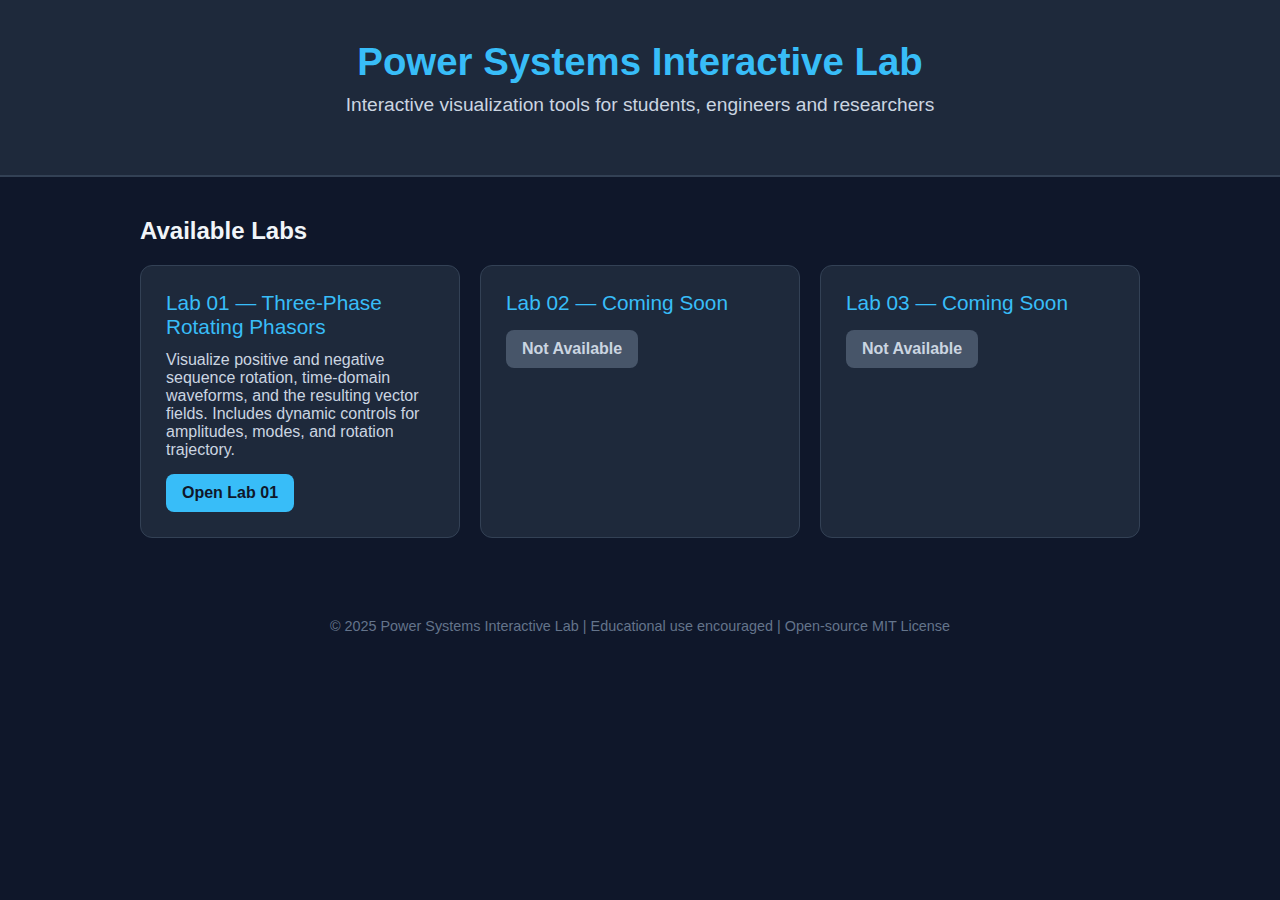
<file: docs/index.html>
<!DOCTYPE html>
<html lang="en">
<head>
    <meta charset="UTF-8" />
    <meta name="viewport" content="width=device-width, initial-scale=1.0" />
    <title>Power Systems Interactive Lab</title>

    <style>
        body {
            margin: 0;
            padding: 0;
            font-family: "Segoe UI", Roboto, Helvetica, Arial, sans-serif;
            background: #0f172a;
            color: #f1f5f9;
        }

        header {
            padding: 40px 20px;
            text-align: center;
            background: #1e293b;
            border-bottom: 2px solid #334155;
        }

        h1 {
            margin: 0;
            font-size: 2.4rem;
            font-weight: 700;
            color: #38bdf8;
        }

        p.subtitle {
            margin-top: 10px;
            font-size: 1.2rem;
            color: #cbd5e1;
        }

        .container {
            max-width: 1000px;
            margin: 40px auto;
            padding: 0 20px;
        }

        .lab-grid {
            display: grid;
            grid-template-columns: repeat(auto-fit, minmax(280px, 1fr));
            gap: 20px;
        }

        .card {
            background: #1e293b;
            border: 1px solid #334155;
            border-radius: 12px;
            padding: 25px;
            transition: transform 0.15s ease, box-shadow 0.15s ease;
        }

        .card:hover {
            transform: translateY(-5px);
            box-shadow: 0 8px 20px rgba(0,0,0,0.4);
        }

        .card-title {
            font-size: 1.3rem;
            color: #38bdf8;
            margin-bottom: 12px;
        }

        .card-desc {
            font-size: 1rem;
            color: #cbd5e1;
            margin-bottom: 15px;
        }

        .btn {
            display: inline-block;
            padding: 10px 16px;
            border-radius: 8px;
            background: #38bdf8;
            color: #0f172a;
            font-weight: 600;
            text-decoration: none;
        }

        footer {
            margin-top: 60px;
            padding: 20px;
            text-align: center;
            color: #64748b;
            font-size: 0.9rem;
        }
    </style>
</head>

<body>

<header>
    <h1>Power Systems Interactive Lab</h1>
    <p class="subtitle">Interactive visualization tools for students, engineers and researchers</p>
</header>

<div class="container">

    <h2>Available Labs</h2>

    <div class="lab-grid">

        <!-- LAB 01 CARD -->
        <div class="card">
            <div class="card-title">Lab 01 — Three-Phase Rotating Phasors</div>
            <div class="card-desc">
                Visualize positive and negative sequence rotation,  
                time-domain waveforms, and the resulting vector fields.  
                Includes dynamic controls for amplitudes, modes, and rotation trajectory.
            </div>
            <a href="./lab01/" class="btn">Open Lab 01</a>
        </div>

        <!-- FUTURE LAB TEMPLATE -->
        <div class="card">
            <div class="card-title">Lab 02 — Coming Soon</div>
            <div class="card-desc">
 
            </div>
            <a href="#" class="btn" style="background:#475569; color:#cbd5e1; cursor:not-allowed;">Not Available</a>
        </div>

        <div class="card">
            <div class="card-title">Lab 03 — Coming Soon</div>
            <div class="card-desc">
               
            </div>
            <a href="#" class="btn" style="background:#475569; color:#cbd5e1; cursor:not-allowed;">Not Available</a>
        </div>

    </div>
</div>

<footer>
    © 2025 Power Systems Interactive Lab  
    | Educational use encouraged | Open-source MIT License
</footer>

</body>
</html>
</file>
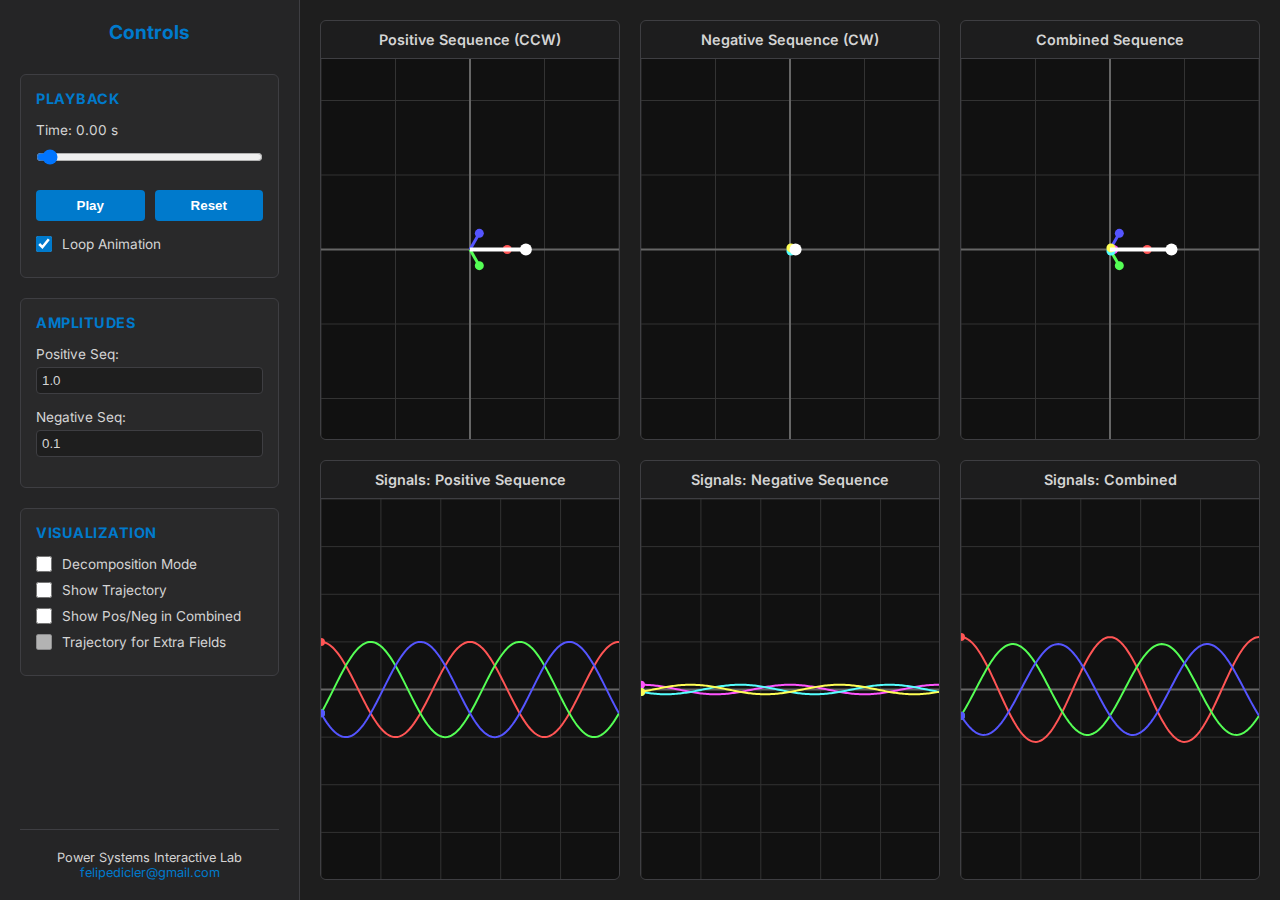
<file: 01/web_version/index.html>
<!DOCTYPE html>
<html lang="en">

<head>
    <meta charset="UTF-8">
    <meta name="viewport" content="width=device-width, initial-scale=1.0">
    <title>Three-Phase Sequence Visualization</title>
    <link rel="stylesheet" href="style.css">
    <!-- Google Fonts -->
    <link rel="preconnect" href="https://fonts.googleapis.com">
    <link rel="preconnect" href="https://fonts.gstatic.com" crossorigin>
    <link href="https://fonts.googleapis.com/css2?family=Inter:wght@400;500;600;700&display=swap" rel="stylesheet">
</head>

<body>

    <div class="app-container">
        <!-- Sidebar -->
        <aside class="sidebar">
            <div class="sidebar-header">
                <h2>Controls</h2>
            </div>

            <div class="control-group">
                <h3>Playback</h3>
                <div class="control-item">
                    <label for="time-slider">Time: <span id="time-display">0.00</span> s</label>
                    <input type="range" id="time-slider" min="0" max="199" value="0">
                </div>
                <div class="button-row">
                    <button id="play-btn">Play</button>
                    <button id="reset-btn">Reset</button>
                </div>
                <div class="checkbox-item">
                    <input type="checkbox" id="loop-check" checked>
                    <label for="loop-check">Loop Animation</label>
                </div>
            </div>

            <div class="control-group">
                <h3>Amplitudes</h3>
                <div class="control-item">
                    <label for="amp-pos">Positive Seq:</label>
                    <input type="number" id="amp-pos" value="1.0" step="0.1" min="0" max="10">
                </div>
                <div class="control-item">
                    <label for="amp-neg">Negative Seq:</label>
                    <input type="number" id="amp-neg" value="0.1" step="0.1" min="0" max="10">
                </div>
            </div>

            <div class="control-group">
                <h3>Visualization</h3>
                <div class="checkbox-item">
                    <input type="checkbox" id="decomp-check">
                    <label for="decomp-check">Decomposition Mode</label>
                </div>
                <div class="checkbox-item">
                    <input type="checkbox" id="traj-check">
                    <label for="traj-check">Show Trajectory</label>
                </div>
                <div class="checkbox-item">
                    <input type="checkbox" id="rot-fields-check">
                    <label for="rot-fields-check">Show Pos/Neg in Combined</label>
                </div>
                <div class="checkbox-item">
                    <input type="checkbox" id="extra-traj-check" disabled>
                    <label for="extra-traj-check">Trajectory for Extra Fields</label>
                </div>
            </div>

            <div class="sidebar-footer">
                <p>Power Systems Interactive Lab</p>
                <p><a href="mailto:felipedicler@gmail.com">felipedicler@gmail.com</a></p>
            </div>
        </aside>

        <!-- Main Content -->
        <main class="content">
            <!-- Top Row: Vector Fields -->
            <div class="grid-row">
                <div class="card">
                    <div class="card-header">Positive Sequence (CCW)</div>
                    <div class="canvas-container">
                        <canvas id="field-pos"></canvas>
                    </div>
                </div>
                <div class="card">
                    <div class="card-header">Negative Sequence (CW)</div>
                    <div class="canvas-container">
                        <canvas id="field-neg"></canvas>
                    </div>
                </div>
                <div class="card">
                    <div class="card-header">Combined Sequence</div>
                    <div class="canvas-container">
                        <canvas id="field-comb"></canvas>
                    </div>
                </div>
            </div>

            <!-- Bottom Row: Signals -->
            <div class="grid-row">
                <div class="card">
                    <div class="card-header">Signals: Positive Sequence</div>
                    <div class="canvas-container">
                        <canvas id="signal-pos"></canvas>
                    </div>
                </div>
                <div class="card">
                    <div class="card-header">Signals: Negative Sequence</div>
                    <div class="canvas-container">
                        <canvas id="signal-neg"></canvas>
                    </div>
                </div>
                <div class="card">
                    <div class="card-header">Signals: Combined</div>
                    <div class="canvas-container">
                        <canvas id="signal-comb"></canvas>
                    </div>
                </div>
            </div>
        </main>
    </div>

    <script src="script.js"></script>
</body>

</html>
</file>
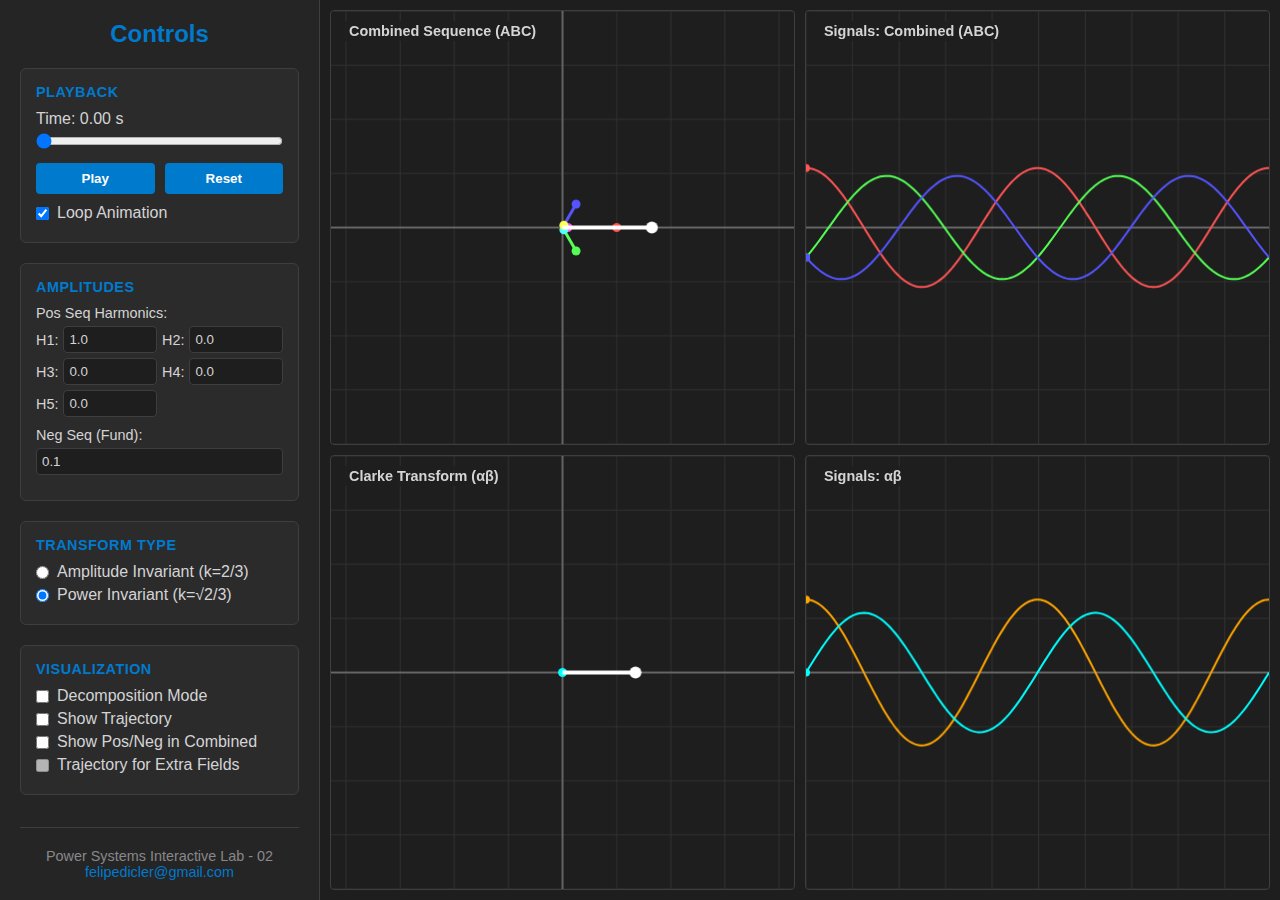
<file: docs/lab02/web_version/index.html>
<!DOCTYPE html>
<html lang="en">

<head>
    <meta charset="UTF-8">
    <meta name="viewport" content="width=device-width, initial-scale=1.0">
    <title>Clarke Transform Visualization</title>
    <link rel="stylesheet" href="style.css">
</head>

<body>
    <div class="container">
        <div class="sidebar">
            <div class="sidebar-header">
                <h2>Controls</h2>
            </div>

            <div class="control-group">
                <h3>Playback</h3>
                <div class="slider-container">
                    <label id="time-display">Time: 0.00 s</label>
                    <input type="range" id="time-slider" min="0" max="199" value="0">
                </div>
                <div class="button-row">
                    <button id="play-btn">Play</button>
                    <button id="reset-btn">Reset</button>
                </div>
                <div class="checkbox-row">
                    <input type="checkbox" id="loop-check" checked>
                    <label for="loop-check">Loop Animation</label>
                </div>
            </div>

            <div class="control-group">
                <h3>Amplitudes</h3>
                <div class="input-group">
                    <label>Pos Seq Harmonics:</label>
                    <div class="harmonic-inputs">
                        <div class="h-input">
                            <label>H1:</label>
                            <input type="number" id="amp-h1" value="1.0" step="0.1" min="0" max="10">
                        </div>
                        <div class="h-input">
                            <label>H2:</label>
                            <input type="number" id="amp-h2" value="0.0" step="0.1" min="0" max="10">
                        </div>
                        <div class="h-input">
                            <label>H3:</label>
                            <input type="number" id="amp-h3" value="0.0" step="0.1" min="0" max="10">
                        </div>
                        <div class="h-input">
                            <label>H4:</label>
                            <input type="number" id="amp-h4" value="0.0" step="0.1" min="0" max="10">
                        </div>
                        <div class="h-input">
                            <label>H5:</label>
                            <input type="number" id="amp-h5" value="0.0" step="0.1" min="0" max="10">
                        </div>
                    </div>
                </div>
                <div class="input-group">
                    <label for="amp-neg">Neg Seq (Fund):</label>
                    <input type="number" id="amp-neg" value="0.1" step="0.1" min="0" max="10">
                </div>
            </div>

            <div class="control-group">
                <h3>Transform Type</h3>
                <div class="radio-group">
                    <div>
                        <input type="radio" id="trans-amp" name="transform-type" value="amp">
                        <label for="trans-amp">Amplitude Invariant (k=2/3)</label>
                    </div>
                    <div>
                        <input type="radio" id="trans-power" name="transform-type" value="power" checked>
                        <label for="trans-power">Power Invariant (k=√2/3)</label>
                    </div>
                </div>
            </div>

            <div class="control-group">
                <h3>Visualization</h3>
                <div class="checkbox-group">
                    <div>
                        <input type="checkbox" id="decomp-check">
                        <label for="decomp-check">Decomposition Mode</label>
                    </div>
                    <div>
                        <input type="checkbox" id="traj-check">
                        <label for="traj-check">Show Trajectory</label>
                    </div>
                    <div>
                        <input type="checkbox" id="rot-fields-check">
                        <label for="rot-fields-check">Show Pos/Neg in Combined</label>
                    </div>
                    <div>
                        <input type="checkbox" id="extra-traj-check" disabled>
                        <label for="extra-traj-check">Trajectory for Extra Fields</label>
                    </div>
                </div>
            </div>

            <div class="sidebar-footer">
                <p>Power Systems Interactive Lab - 02</p>
                <a href="mailto:felipedicler@gmail.com">felipedicler@gmail.com</a>
            </div>
        </div>

        <div class="main-content">
            <div class="plot-grid">
                <div class="plot-container">
                    <h3>Combined Sequence (ABC)</h3>
                    <canvas id="field-combined"></canvas>
                </div>
                <div class="plot-container">
                    <h3>Signals: Combined (ABC)</h3>
                    <canvas id="signal-combined"></canvas>
                </div>
                <div class="plot-container">
                    <h3>Clarke Transform (αβ)</h3>
                    <canvas id="field-clarke"></canvas>
                </div>
                <div class="plot-container">
                    <h3>Signals: αβ</h3>
                    <canvas id="signal-clarke"></canvas>
                </div>
            </div>
        </div>
    </div>
    <script src="script.js"></script>
</body>

</html>
</file>
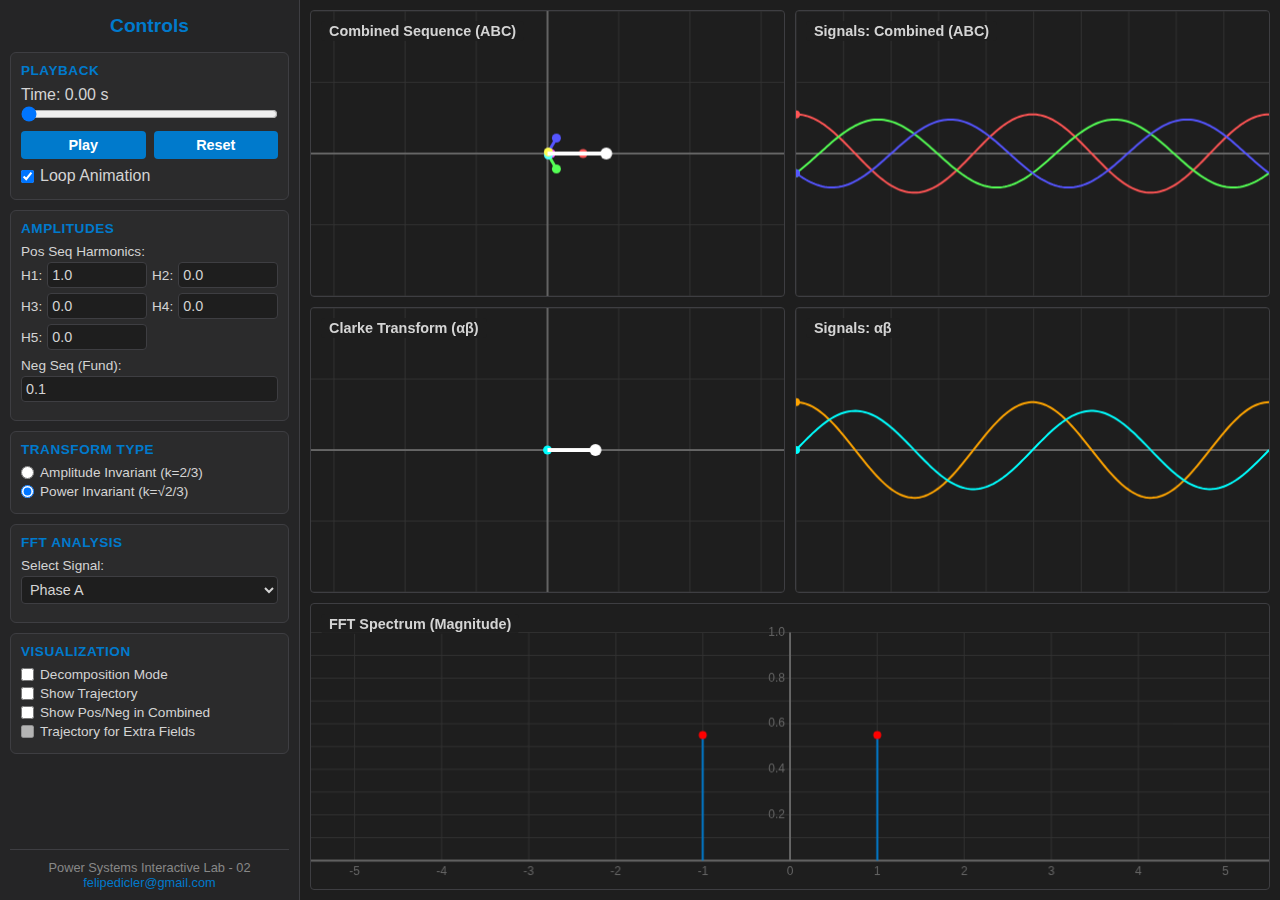
<file: docs/lab03/web_version/index.html>
<!DOCTYPE html>
<html lang="en">

<head>
    <meta charset="UTF-8">
    <meta name="viewport" content="width=device-width, initial-scale=1.0">
    <title>Clarke Transform & FFT Visualization</title>
    <link rel="stylesheet" href="style.css">
</head>

<body>
    <div class="container">
        <div class="sidebar">
            <div class="sidebar-header">
                <h2>Controls</h2>
            </div>

            <div class="control-group">
                <h3>Playback</h3>
                <div class="slider-container">
                    <label id="time-display">Time: 0.00 s</label>
                    <input type="range" id="time-slider" min="0" max="199" value="0">
                </div>
                <div class="button-row">
                    <button id="play-btn">Play</button>
                    <button id="reset-btn">Reset</button>
                </div>
                <div class="checkbox-row">
                    <input type="checkbox" id="loop-check" checked>
                    <label for="loop-check">Loop Animation</label>
                </div>
            </div>

            <div class="control-group">
                <h3>Amplitudes</h3>
                <div class="input-group">
                    <label>Pos Seq Harmonics:</label>
                    <div class="harmonic-inputs">
                        <div class="h-input">
                            <label>H1:</label>
                            <input type="number" id="amp-h1" value="1.0" step="0.1" min="0" max="10">
                        </div>
                        <div class="h-input">
                            <label>H2:</label>
                            <input type="number" id="amp-h2" value="0.0" step="0.1" min="0" max="10">
                        </div>
                        <div class="h-input">
                            <label>H3:</label>
                            <input type="number" id="amp-h3" value="0.0" step="0.1" min="0" max="10">
                        </div>
                        <div class="h-input">
                            <label>H4:</label>
                            <input type="number" id="amp-h4" value="0.0" step="0.1" min="0" max="10">
                        </div>
                        <div class="h-input">
                            <label>H5:</label>
                            <input type="number" id="amp-h5" value="0.0" step="0.1" min="0" max="10">
                        </div>
                    </div>
                </div>
                <div class="input-group">
                    <label for="amp-neg">Neg Seq (Fund):</label>
                    <input type="number" id="amp-neg" value="0.1" step="0.1" min="0" max="10">
                </div>
            </div>

            <div class="control-group">
                <h3>Transform Type</h3>
                <div class="radio-group">
                    <div>
                        <input type="radio" id="trans-amp" name="transform-type" value="amp">
                        <label for="trans-amp">Amplitude Invariant (k=2/3)</label>
                    </div>
                    <div>
                        <input type="radio" id="trans-power" name="transform-type" value="power" checked>
                        <label for="trans-power">Power Invariant (k=√2/3)</label>
                    </div>
                </div>
            </div>

            <div class="control-group">
                <h3>FFT Analysis</h3>
                <div class="input-group">
                    <label for="fft-signal-select">Select Signal:</label>
                    <select id="fft-signal-select">
                        <option value="Phase A">Phase A</option>
                        <option value="Phase B">Phase B</option>
                        <option value="Phase C">Phase C</option>
                        <option value="Alpha">Alpha</option>
                        <option value="Beta">Beta</option>
                        <option value="Complex Vector">Complex Vector (α + jβ)</option>
                    </select>
                </div>
            </div>

            <div class="control-group">
                <h3>Visualization</h3>
                <div class="checkbox-group">
                    <div>
                        <input type="checkbox" id="decomp-check">
                        <label for="decomp-check">Decomposition Mode</label>
                    </div>
                    <div>
                        <input type="checkbox" id="traj-check">
                        <label for="traj-check">Show Trajectory</label>
                    </div>
                    <div>
                        <input type="checkbox" id="rot-fields-check">
                        <label for="rot-fields-check">Show Pos/Neg in Combined</label>
                    </div>
                    <div>
                        <input type="checkbox" id="extra-traj-check" disabled>
                        <label for="extra-traj-check">Trajectory for Extra Fields</label>
                    </div>
                </div>
            </div>

            <div class="sidebar-footer">
                <p>Power Systems Interactive Lab - 02</p>
                <a href="mailto:felipedicler@gmail.com">felipedicler@gmail.com</a>
            </div>
        </div>

        <div class="main-content">
            <div class="plot-grid">
                <div class="plot-container">
                    <h3>Combined Sequence (ABC)</h3>
                    <canvas id="field-combined"></canvas>
                </div>
                <div class="plot-container">
                    <h3>Signals: Combined (ABC)</h3>
                    <canvas id="signal-combined"></canvas>
                </div>
                <div class="plot-container">
                    <h3>Clarke Transform (αβ)</h3>
                    <canvas id="field-clarke"></canvas>
                </div>
                <div class="plot-container">
                    <h3>Signals: αβ</h3>
                    <canvas id="signal-clarke"></canvas>
                </div>
                <div class="plot-container fft-container">
                    <h3>FFT Spectrum (Magnitude)</h3>
                    <canvas id="signal-fft"></canvas>
                </div>
            </div>
        </div>
    </div>
    <script src="script.js"></script>
</body>

</html>
</file>
<file: 01/web_version/style.css>
:root {
    --bg-color: #1e1e1e;
    --panel-color: #252526;
    --text-color: #d4d4d4;
    --accent-color: #007acc;
    --accent-hover: #0098ff;
    --border-color: #3e3e42;
    --card-bg: #1e1e1e;
    /* Same as bg for seamless look, or slightly lighter */
    --font-family: 'Inter', sans-serif;
}

* {
    box-sizing: border-box;
    margin: 0;
    padding: 0;
}

body {
    background-color: var(--bg-color);
    color: var(--text-color);
    font-family: var(--font-family);
    height: 100vh;
    overflow: hidden;
    /* Prevent full page scroll, handle in content */
}

.app-container {
    display: flex;
    height: 100%;
}

/* Sidebar */
.sidebar {
    width: 300px;
    background-color: var(--panel-color);
    border-right: 1px solid var(--border-color);
    padding: 20px;
    display: flex;
    flex-direction: column;
    gap: 20px;
    overflow-y: auto;
    flex-shrink: 0;
    position: relative;
}

.sidebar-footer {
    margin-top: auto;
    padding-top: 20px;
    border-top: 1px solid var(--border-color);
    font-size: 0.8rem;
    color: var(--text-color);
    text-align: center;
}

.sidebar-footer a {
    color: var(--accent-color);
    text-decoration: none;
}

.sidebar-footer a:hover {
    text-decoration: underline;
}

.sidebar-header h2 {
    color: var(--accent-color);
    font-size: 1.2rem;
    text-align: center;
    margin-bottom: 10px;
}

.control-group {
    border: 1px solid var(--border-color);
    border-radius: 6px;
    padding: 15px;
    background-color: rgba(255, 255, 255, 0.02);
}

.control-group h3 {
    font-size: 0.9rem;
    color: var(--accent-color);
    margin-bottom: 15px;
    text-transform: uppercase;
    letter-spacing: 0.5px;
}

.control-item {
    margin-bottom: 15px;
}

.control-item label {
    display: block;
    font-size: 0.85rem;
    margin-bottom: 5px;
}

.control-item input[type="number"],
.control-item input[type="range"] {
    width: 100%;
    background-color: var(--bg-color);
    border: 1px solid var(--border-color);
    color: var(--text-color);
    padding: 5px;
    border-radius: 4px;
}

.button-row {
    display: flex;
    gap: 10px;
    margin-bottom: 15px;
}

button {
    flex: 1;
    background-color: var(--accent-color);
    color: white;
    border: none;
    padding: 8px;
    border-radius: 4px;
    cursor: pointer;
    font-weight: 600;
    transition: background-color 0.2s;
}

button:hover {
    background-color: var(--accent-hover);
}

.checkbox-item {
    display: flex;
    align-items: center;
    gap: 10px;
    margin-bottom: 10px;
    font-size: 0.85rem;
}

input[type="checkbox"] {
    accent-color: var(--accent-color);
    width: 16px;
    height: 16px;
}

/* Main Content */
.content {
    flex: 1;
    padding: 20px;
    display: flex;
    flex-direction: column;
    gap: 20px;
    overflow-y: auto;
}

.grid-row {
    display: flex;
    gap: 20px;
    flex: 1;
    min-height: 300px;
}

.card {
    flex: 1;
    background-color: var(--panel-color);
    border: 1px solid var(--border-color);
    border-radius: 6px;
    display: flex;
    flex-direction: column;
    overflow: hidden;
}

.card-header {
    padding: 10px;
    background-color: rgba(0, 0, 0, 0.2);
    font-size: 0.9rem;
    font-weight: 600;
    text-align: center;
    border-bottom: 1px solid var(--border-color);
}

.canvas-container {
    flex: 1;
    position: relative;
    width: 100%;
    height: 100%;
    background-color: #111;
    /* Slightly darker for plots */
}

canvas {
    display: block;
    width: 100%;
    height: 100%;
}
</file>
<file: docs/lab02/web_version/style.css>
:root {
    --bg-color: #1e1e1e;
    --panel-color: #252526;
    --text-color: #d4d4d4;
    --accent-color: #007acc;
    --accent-hover: #0098ff;
    --border-color: #3e3e42;
}

* {
    box-sizing: border-box;
    margin: 0;
    padding: 0;
}

body {
    font-family: 'Segoe UI', sans-serif;
    background-color: var(--bg-color);
    color: var(--text-color);
    height: 100vh;
    overflow: hidden;
}

.container {
    display: flex;
    height: 100%;
}

/* Sidebar */
.sidebar {
    width: 320px;
    background-color: var(--panel-color);
    border-right: 1px solid var(--border-color);
    padding: 20px;
    display: flex;
    flex-direction: column;
    gap: 20px;
    overflow-y: auto;
}

.sidebar-header h2 {
    color: var(--accent-color);
    text-align: center;
}

.control-group {
    background-color: rgba(255, 255, 255, 0.03);
    padding: 15px;
    border-radius: 6px;
    border: 1px solid var(--border-color);
}

.control-group h3 {
    color: var(--accent-color);
    font-size: 0.9rem;
    margin-bottom: 10px;
    text-transform: uppercase;
    letter-spacing: 0.5px;
}

/* Inputs */
.slider-container {
    margin-bottom: 10px;
}

input[type="range"] {
    width: 100%;
    margin-top: 5px;
}

.button-row {
    display: flex;
    gap: 10px;
    margin-bottom: 10px;
}

button {
    flex: 1;
    background-color: var(--accent-color);
    color: white;
    border: none;
    padding: 8px;
    border-radius: 4px;
    cursor: pointer;
    font-weight: bold;
    transition: background 0.2s;
}

button:hover {
    background-color: var(--accent-hover);
}

.checkbox-row, .checkbox-group div, .radio-group div {
    display: flex;
    align-items: center;
    gap: 8px;
    margin-bottom: 5px;
}

.input-group {
    margin-bottom: 10px;
}

.input-group label {
    display: block;
    margin-bottom: 5px;
    font-size: 0.9rem;
}

.input-group input[type="number"] {
    width: 100%;
    background-color: var(--bg-color);
    border: 1px solid var(--border-color);
    color: var(--text-color);
    padding: 5px;
    border-radius: 4px;
}

.harmonic-inputs {
    display: grid;
    grid-template-columns: 1fr 1fr;
    gap: 5px;
}

.h-input {
    display: flex;
    align-items: center;
    gap: 5px;
}

.h-input label {
    margin: 0;
    width: 25px;
}

/* Main Content */
.main-content {
    flex: 1;
    padding: 10px;
    background-color: var(--bg-color);
}

.plot-grid {
    display: grid;
    grid-template-columns: 1fr 1fr;
    grid-template-rows: 1fr 1fr;
    gap: 10px;
    height: 100%;
}

.plot-container {
    background-color: var(--bg-color); /* Transparent to show grid lines if needed, or solid */
    border: 1px solid var(--border-color);
    border-radius: 4px;
    position: relative;
    display: flex;
    flex-direction: column;
    overflow: hidden; /* Important for zoom/pan */
}

.plot-container h3 {
    position: absolute;
    top: 10px;
    left: 10px;
    background-color: rgba(30, 30, 30, 0.8);
    padding: 2px 8px;
    border-radius: 4px;
    font-size: 0.9rem;
    z-index: 10;
    pointer-events: none;
}

canvas {
    flex: 1;
    width: 100%;
    height: 100%;
    cursor: crosshair;
}

.sidebar-footer {
    margin-top: auto;
    padding-top: 20px;
    border-top: 1px solid var(--border-color);
    text-align: center;
    font-size: 0.9rem;
    color: #888;
}

.sidebar-footer a {
    color: var(--accent-color);
    text-decoration: none;
}

.sidebar-footer a:hover {
    text-decoration: underline;
}
</file>
<file: docs/lab03/web_version/style.css>
:root {
    --bg-color: #1e1e1e;
    --panel-color: #252526;
    --text-color: #d4d4d4;
    --accent-color: #007acc;
    --accent-hover: #0098ff;
    --border-color: #3e3e42;
}

* {
    box-sizing: border-box;
    margin: 0;
    padding: 0;
}

body {
    font-family: 'Segoe UI', sans-serif;
    background-color: var(--bg-color);
    color: var(--text-color);
    height: 100vh;
    overflow: hidden;
}

.container {
    display: flex;
    height: 100%;
}

/* Sidebar */
.sidebar {
    width: 300px;
    background-color: var(--panel-color);
    border-right: 1px solid var(--border-color);
    padding: 10px;
    /* Compact padding */
    display: flex;
    flex-direction: column;
    gap: 10px;
    /* Compact gap */
    overflow-y: auto;
}

.sidebar-header h2 {
    color: var(--accent-color);
    text-align: center;
    font-size: 1.2rem;
    margin: 5px 0;
}

.control-group {
    background-color: rgba(255, 255, 255, 0.03);
    padding: 10px;
    /* Compact padding */
    border-radius: 6px;
    border: 1px solid var(--border-color);
}

.control-group h3 {
    color: var(--accent-color);
    font-size: 0.85rem;
    margin-bottom: 8px;
    text-transform: uppercase;
    letter-spacing: 0.5px;
}

/* Inputs */
.slider-container {
    margin-bottom: 5px;
}

input[type="range"] {
    width: 100%;
    margin-top: 2px;
}

.button-row {
    display: flex;
    gap: 8px;
    margin-bottom: 8px;
}

button {
    flex: 1;
    background-color: var(--accent-color);
    color: white;
    border: none;
    padding: 6px;
    /* Compact padding */
    border-radius: 4px;
    cursor: pointer;
    font-weight: bold;
    font-size: 0.9rem;
    transition: background 0.2s;
}

button:hover {
    background-color: var(--accent-hover);
}

.checkbox-row,
.checkbox-group div,
.radio-group div {
    display: flex;
    align-items: center;
    gap: 6px;
    margin-bottom: 4px;
}

.checkbox-group div label,
.radio-group div label {
    font-size: 0.85rem;
}

.input-group {
    margin-bottom: 8px;
}

.input-group label {
    display: block;
    margin-bottom: 3px;
    font-size: 0.85rem;
}

.input-group input[type="number"],
.input-group select {
    width: 100%;
    background-color: var(--bg-color);
    border: 1px solid var(--border-color);
    color: var(--text-color);
    padding: 4px;
    border-radius: 4px;
    font-size: 0.9rem;
}

.harmonic-inputs {
    display: grid;
    grid-template-columns: 1fr 1fr;
    gap: 5px;
}

.h-input {
    display: flex;
    align-items: center;
    gap: 5px;
}

.h-input label {
    margin: 0;
    width: 25px;
    font-size: 0.85rem;
}

/* Main Content */
.main-content {
    flex: 1;
    padding: 10px;
    background-color: var(--bg-color);
}

.plot-grid {
    display: grid;
    grid-template-columns: 1fr 1fr;
    grid-template-rows: 1fr 1fr 1fr;
    /* 3 rows */
    gap: 10px;
    height: 100%;
}

.plot-container {
    background-color: var(--bg-color);
    border: 1px solid var(--border-color);
    border-radius: 4px;
    position: relative;
    display: flex;
    flex-direction: column;
    overflow: hidden;
}

.fft-container {
    grid-column: 1 / span 2;
    /* Span 2 columns */
}

.plot-container h3 {
    position: absolute;
    top: 10px;
    left: 10px;
    background-color: rgba(30, 30, 30, 0.8);
    padding: 2px 8px;
    border-radius: 4px;
    font-size: 0.9rem;
    z-index: 10;
    pointer-events: none;
}

canvas {
    flex: 1;
    width: 100%;
    height: 100%;
    cursor: crosshair;
}

.sidebar-footer {
    margin-top: auto;
    padding-top: 10px;
    border-top: 1px solid var(--border-color);
    text-align: center;
    font-size: 0.8rem;
    color: #888;
}

.sidebar-footer a {
    color: var(--accent-color);
    text-decoration: none;
}

.sidebar-footer a:hover {
    text-decoration: underline;
}
</file>
